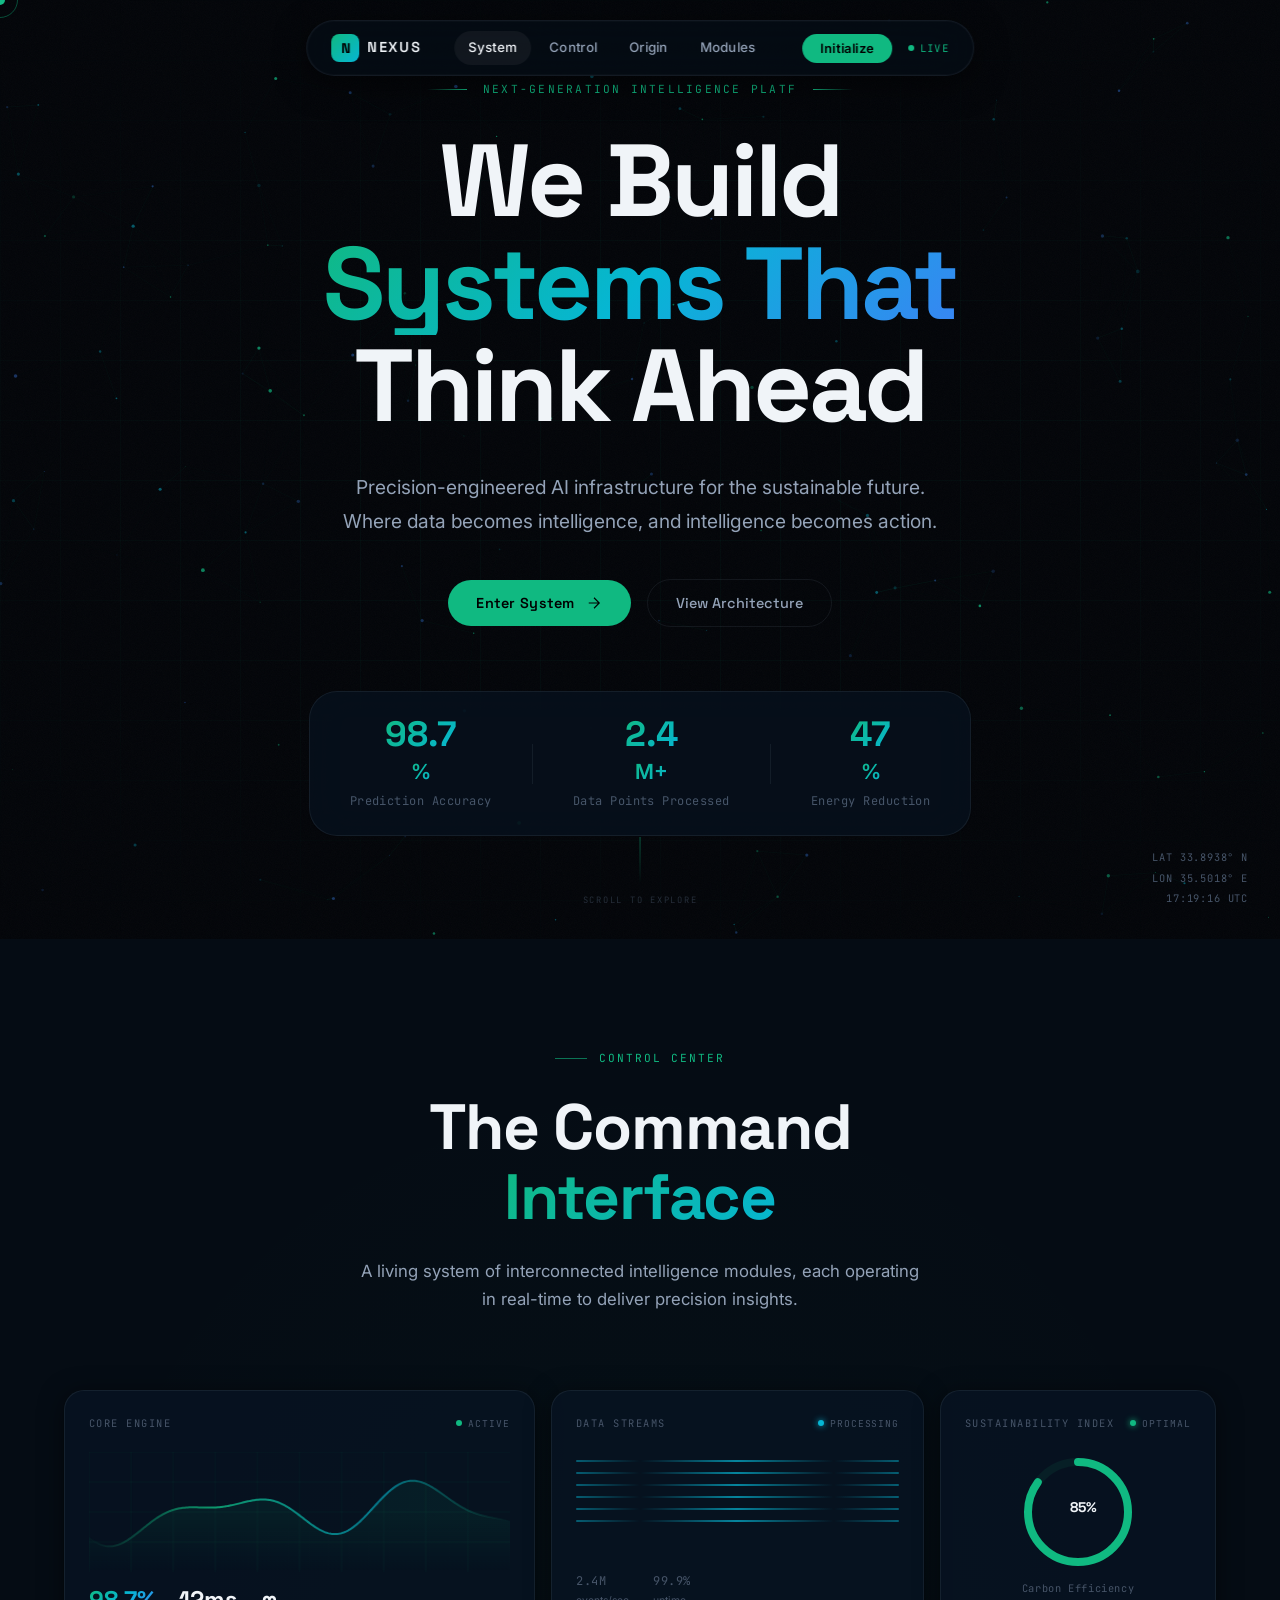
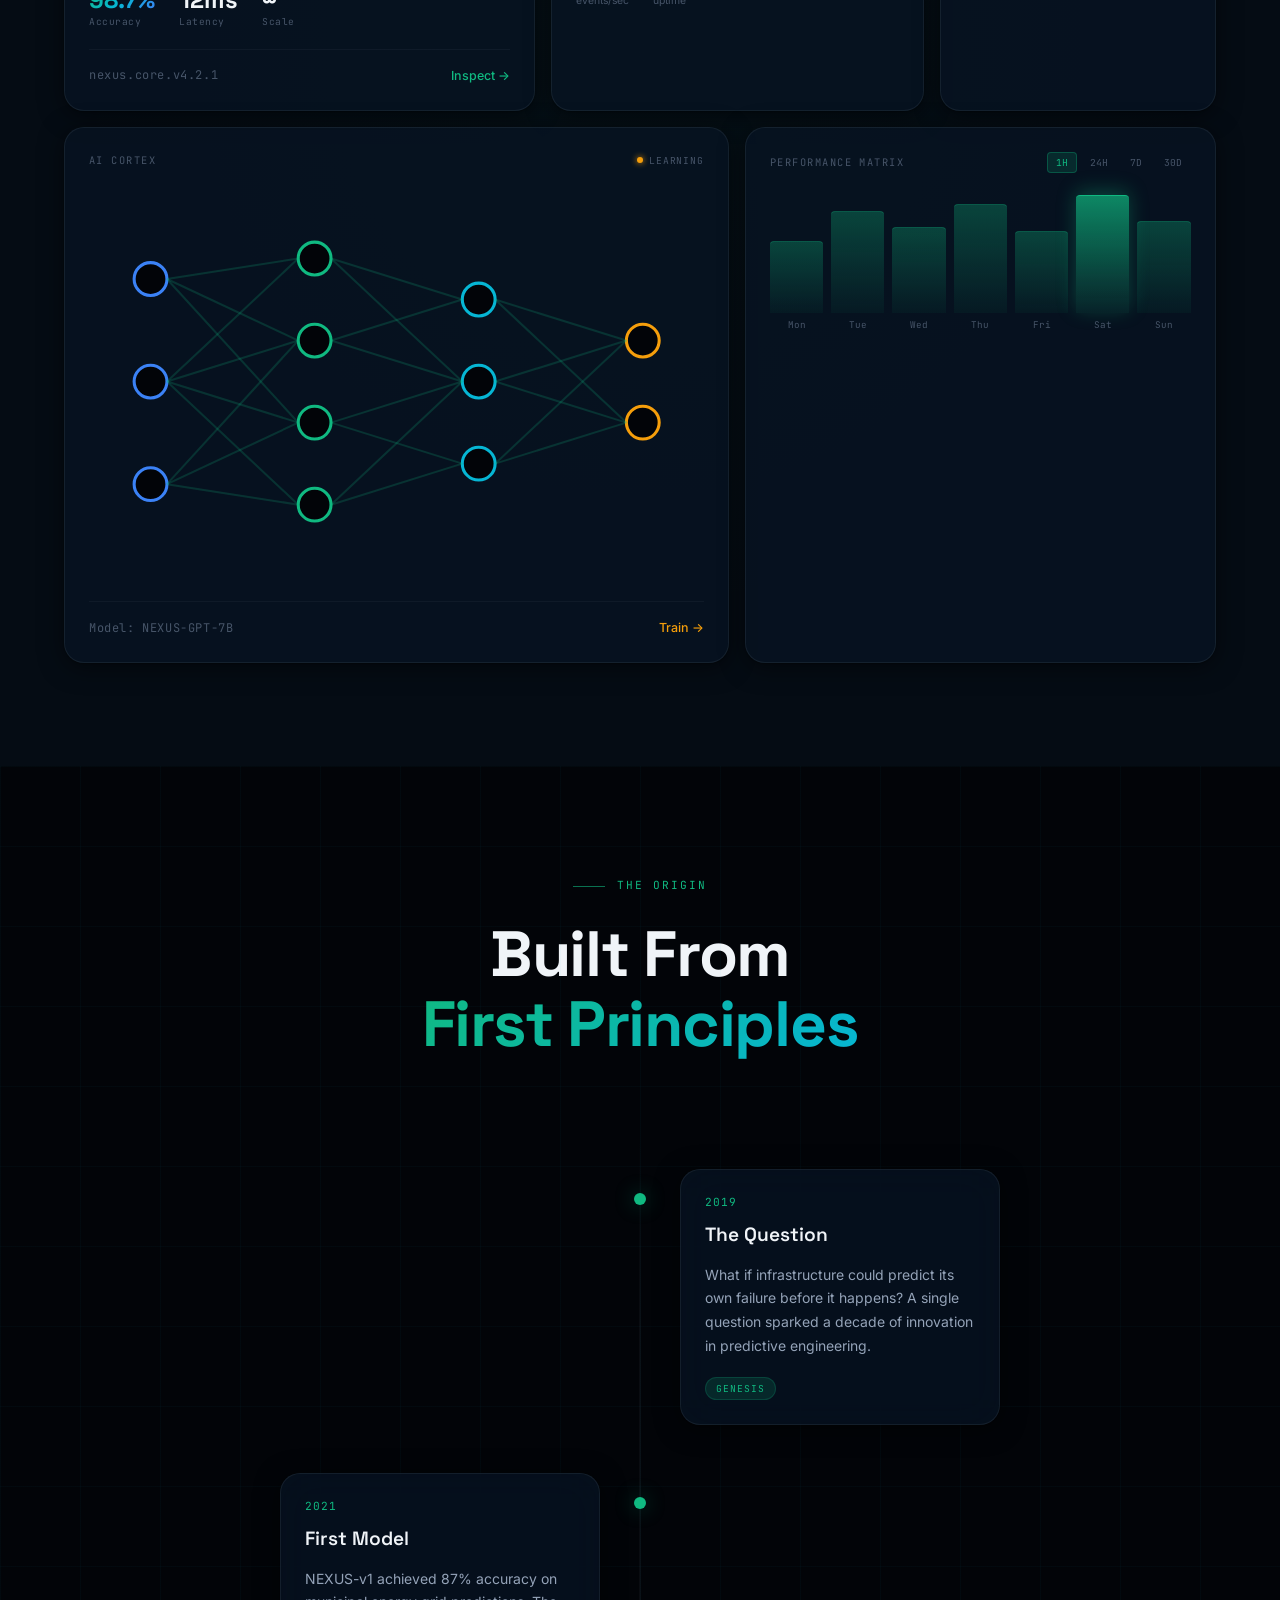
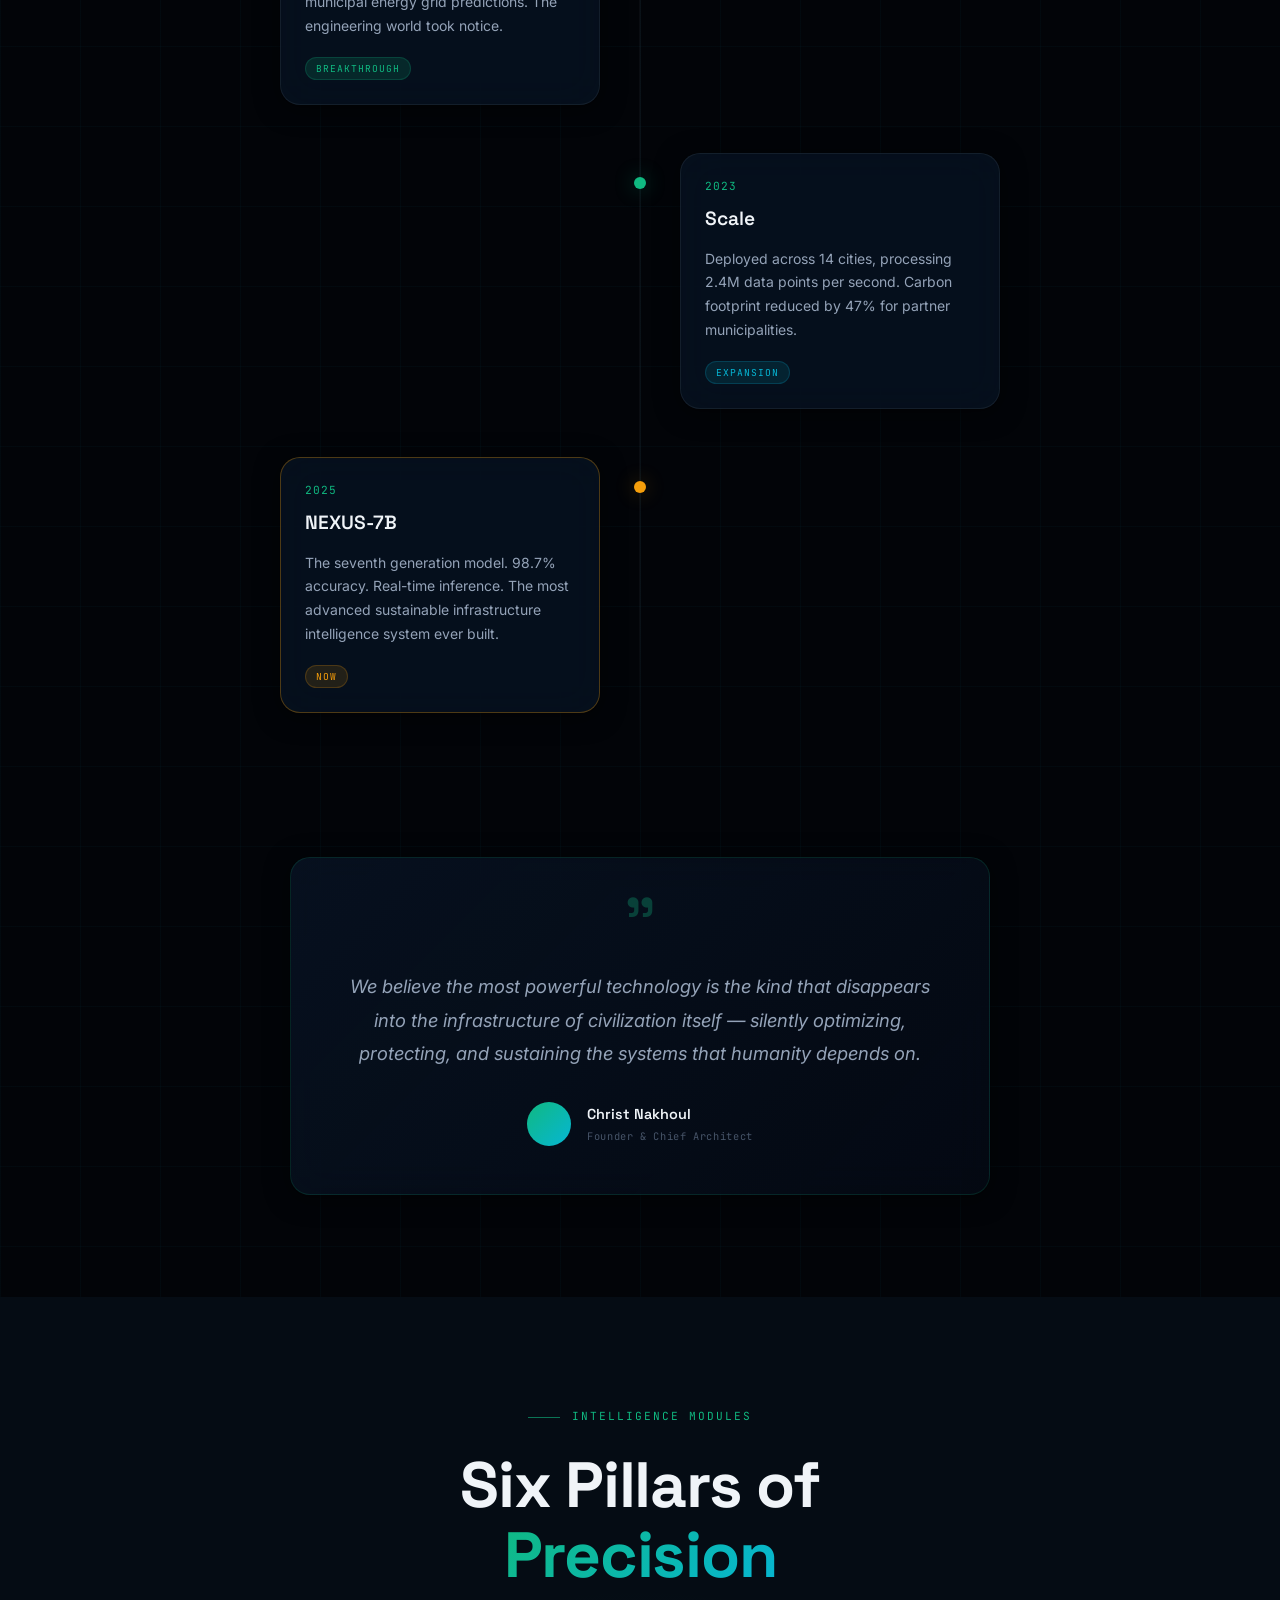
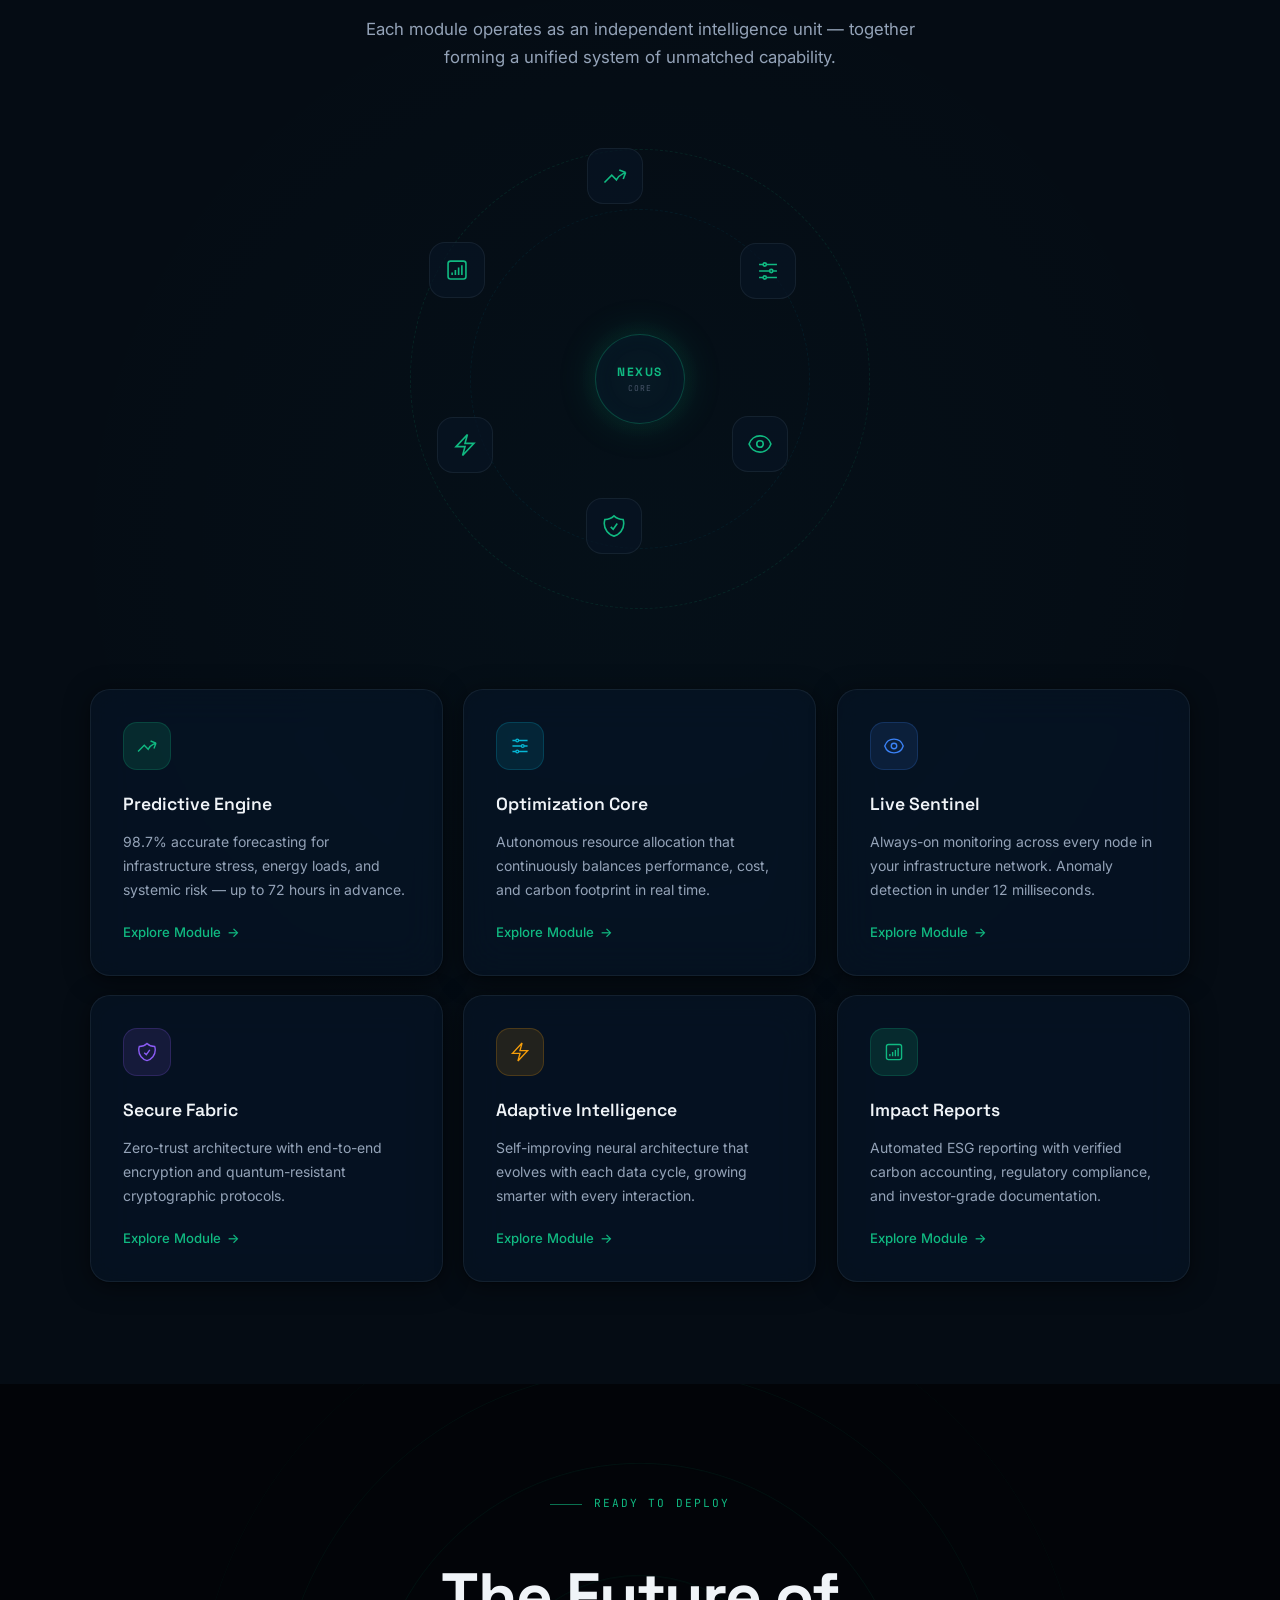
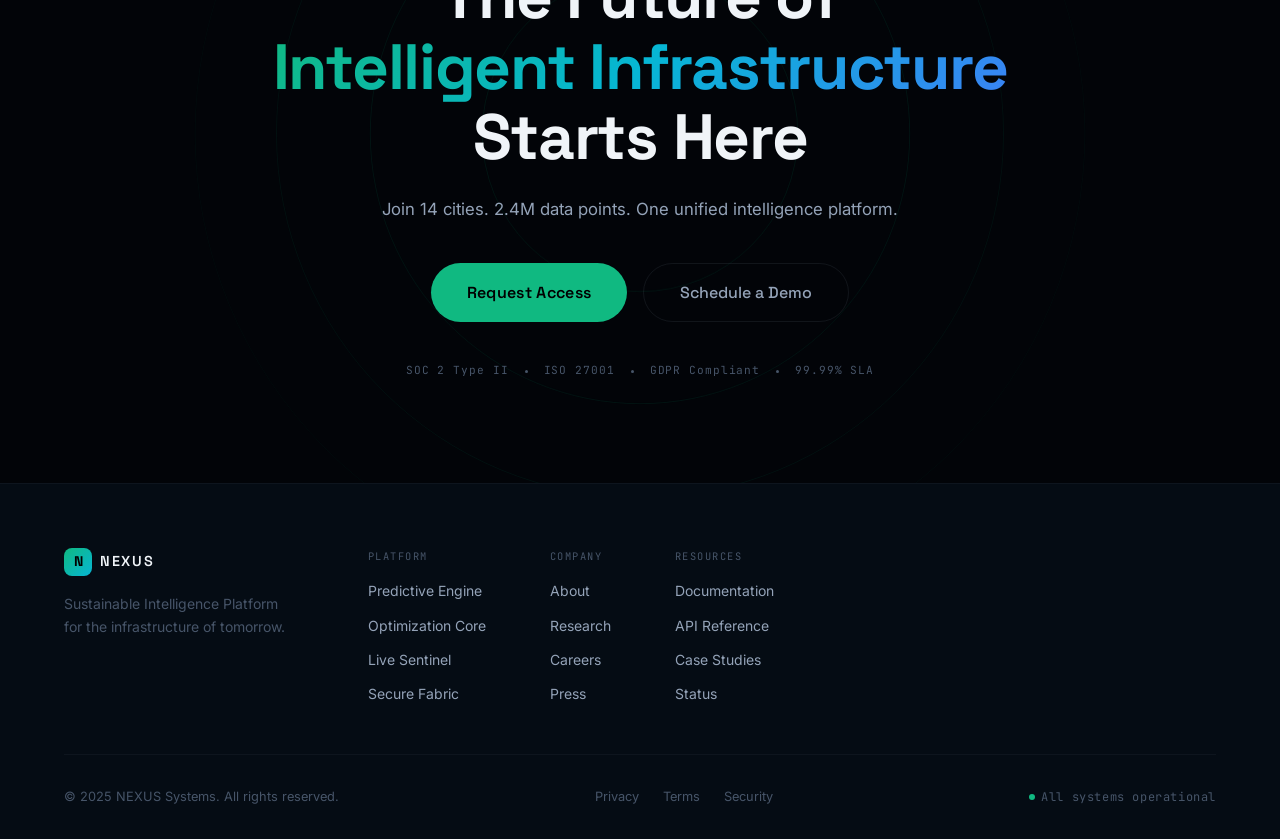
<file: design for thewebsite/index.html>
<!DOCTYPE html>
<html lang="en">
<head>
  <meta charset="UTF-8" />
  <meta name="viewport" content="width=device-width, initial-scale=1.0" />
  <title>NEXUS — Sustainable Intelligence Platform</title>
  <link rel="preconnect" href="https://fonts.googleapis.com" />
  <link rel="preconnect" href="https://fonts.gstatic.com" crossorigin />
  <link href="https://fonts.googleapis.com/css2?family=Inter:wght@300;400;500;600;700&family=Space+Grotesk:wght@300;400;500;600;700&family=JetBrains+Mono:wght@300;400;500&display=swap" rel="stylesheet" />
  <link rel="stylesheet" href="css/style.css" />
</head>
<body>

  <!-- Custom Cursor -->
  <div class="cursor" id="cursor"></div>
  <div class="cursor-follower" id="cursorFollower"></div>

  <!-- Floating Navigation -->
  <nav class="nav-dock" id="navDock">
    <div class="nav-logo">
      <span class="logo-mark">N</span>
      <span class="logo-text">NEXUS</span>
    </div>
    <div class="nav-links">
      <a href="#home" class="nav-link magnetic" data-section="home">System</a>
      <a href="#dashboard" class="nav-link magnetic" data-section="dashboard">Control</a>
      <a href="#story" class="nav-link magnetic" data-section="story">Origin</a>
      <a href="#features" class="nav-link magnetic" data-section="features">Modules</a>
    </div>
    <div class="nav-actions">
      <button class="nav-btn magnetic">Initialize</button>
      <div class="nav-status">
        <span class="status-dot"></span>
        <span class="status-text">LIVE</span>
      </div>
    </div>
  </nav>

  <!-- ═══════════════════════════════════════════ -->
  <!-- SECTION 1: HERO / LANDING                   -->
  <!-- ═══════════════════════════════════════════ -->
  <section class="hero" id="home">
    <canvas class="hero-canvas" id="heroCanvas"></canvas>
    <div class="hero-grid-overlay"></div>
    <div class="hero-noise"></div>

    <div class="hero-content">
      <div class="hero-eyebrow reveal-up">
        <span class="eyebrow-line"></span>
        <span class="eyebrow-text">Next-Generation Intelligence Platform</span>
        <span class="eyebrow-line"></span>
      </div>

      <h1 class="hero-title reveal-up">
        <span class="title-line">We Build</span>
        <span class="title-line gradient-text">Systems That</span>
        <span class="title-line">Think Ahead</span>
      </h1>

      <p class="hero-subtitle reveal-up">
        Precision-engineered AI infrastructure for the sustainable future.<br />
        Where data becomes intelligence, and intelligence becomes action.
      </p>

      <div class="hero-actions reveal-up">
        <button class="btn-primary magnetic" id="enterBtn">
          <span class="btn-text">Enter System</span>
          <span class="btn-glow"></span>
          <svg class="btn-icon" viewBox="0 0 24 24" fill="none" stroke="currentColor" stroke-width="1.5">
            <path d="M5 12h14M12 5l7 7-7 7"/>
          </svg>
        </button>
        <button class="btn-ghost magnetic">
          <span>View Architecture</span>
        </button>
      </div>

      <div class="hero-stats reveal-up">
        <div class="stat-item">
          <span class="stat-value" data-count="98.7">0</span><span class="stat-unit">%</span>
          <span class="stat-label">Prediction Accuracy</span>
        </div>
        <div class="stat-divider"></div>
        <div class="stat-item">
          <span class="stat-value" data-count="2.4">0</span><span class="stat-unit">M+</span>
          <span class="stat-label">Data Points Processed</span>
        </div>
        <div class="stat-divider"></div>
        <div class="stat-item">
          <span class="stat-value" data-count="47">0</span><span class="stat-unit">%</span>
          <span class="stat-label">Energy Reduction</span>
        </div>
      </div>
    </div>

    <div class="hero-scroll-indicator">
      <div class="scroll-line"></div>
      <span class="scroll-label">SCROLL TO EXPLORE</span>
    </div>

    <div class="hero-corner-info">
      <div class="corner-item">LAT 33.8938° N</div>
      <div class="corner-item">LON 35.5018° E</div>
      <div class="corner-item" id="systemClock">00:00:00 UTC</div>
    </div>
  </section>

  <!-- ═══════════════════════════════════════════ -->
  <!-- SECTION 2: DASHBOARD / CONTROL PANEL        -->
  <!-- ═══════════════════════════════════════════ -->
  <section class="dashboard" id="dashboard">
    <div class="section-header reveal-up">
      <div class="section-label">
        <span class="label-line"></span>
        <span>CONTROL CENTER</span>
      </div>
      <h2 class="section-title">The Command<br /><em>Interface</em></h2>
      <p class="section-desc">A living system of interconnected intelligence modules, each operating in real-time to deliver precision insights.</p>
    </div>

    <div class="dashboard-grid">
      <!-- Primary Panel -->
      <div class="panel panel-primary reveal-up tilt-card" data-delay="0">
        <div class="panel-header">
          <div class="panel-label">CORE ENGINE</div>
          <div class="panel-status active">
            <span class="pulse-dot"></span> ACTIVE
          </div>
        </div>
        <div class="panel-visual">
          <canvas class="mini-canvas" id="waveCanvas" width="400" height="120"></canvas>
        </div>
        <div class="panel-metrics">
          <div class="metric">
            <span class="metric-value gradient-text">98.7%</span>
            <span class="metric-label">Accuracy</span>
          </div>
          <div class="metric">
            <span class="metric-value">12ms</span>
            <span class="metric-label">Latency</span>
          </div>
          <div class="metric">
            <span class="metric-value">∞</span>
            <span class="metric-label">Scale</span>
          </div>
        </div>
        <div class="panel-footer">
          <span class="mono-text">nexus.core.v4.2.1</span>
          <span class="panel-action">Inspect →</span>
        </div>
      </div>

      <!-- Data Flow Panel -->
      <div class="panel panel-flow reveal-up tilt-card" data-delay="100">
        <div class="panel-header">
          <div class="panel-label">DATA STREAMS</div>
          <div class="panel-status">
            <span class="pulse-dot cyan"></span> PROCESSING
          </div>
        </div>
        <div class="data-streams">
          <div class="stream" style="--delay:0s; --speed:3s"></div>
          <div class="stream" style="--delay:0.4s; --speed:2.5s"></div>
          <div class="stream" style="--delay:0.8s; --speed:3.5s"></div>
          <div class="stream" style="--delay:1.2s; --speed:2s"></div>
          <div class="stream" style="--delay:1.6s; --speed:4s"></div>
          <div class="stream" style="--delay:2s; --speed:3s"></div>
        </div>
        <div class="stream-stats">
          <div class="stream-stat">
            <span class="mono-text cyan-text">2.4M</span>
            <span>events/sec</span>
          </div>
          <div class="stream-stat">
            <span class="mono-text emerald-text">99.9%</span>
            <span>uptime</span>
          </div>
        </div>
      </div>

      <!-- Sustainability Panel -->
      <div class="panel panel-sustainability reveal-up tilt-card" data-delay="200">
        <div class="panel-header">
          <div class="panel-label">SUSTAINABILITY INDEX</div>
          <div class="panel-status">
            <span class="pulse-dot emerald"></span> OPTIMAL
          </div>
        </div>
        <div class="ring-chart-container">
          <svg class="ring-chart" viewBox="0 0 120 120">
            <circle class="ring-bg" cx="60" cy="60" r="50" />
            <circle class="ring-fill emerald-ring" cx="60" cy="60" r="50"
              stroke-dasharray="314"
              stroke-dashoffset="47" />
            <text class="ring-value" x="60" y="65" text-anchor="middle">85%</text>
          </svg>
          <div class="ring-label">Carbon Efficiency</div>
        </div>
      </div>

      <!-- AI Model Panel -->
      <div class="panel panel-ai reveal-up tilt-card" data-delay="300">
        <div class="panel-header">
          <div class="panel-label">AI CORTEX</div>
          <div class="panel-status">
            <span class="pulse-dot gold"></span> LEARNING
          </div>
        </div>
        <div class="ai-nodes">
          <svg class="nodes-svg" viewBox="0 0 300 180">
            <!-- Input nodes -->
            <circle class="node input-node" cx="30" cy="40" r="8" />
            <circle class="node input-node" cx="30" cy="90" r="8" />
            <circle class="node input-node" cx="30" cy="140" r="8" />
            <!-- Hidden nodes -->
            <circle class="node hidden-node" cx="110" cy="30" r="8" />
            <circle class="node hidden-node" cx="110" cy="70" r="8" />
            <circle class="node hidden-node" cx="110" cy="110" r="8" />
            <circle class="node hidden-node" cx="110" cy="150" r="8" />
            <!-- Hidden nodes 2 -->
            <circle class="node hidden-node-2" cx="190" cy="50" r="8" />
            <circle class="node hidden-node-2" cx="190" cy="90" r="8" />
            <circle class="node hidden-node-2" cx="190" cy="130" r="8" />
            <!-- Output nodes -->
            <circle class="node output-node" cx="270" cy="70" r="8" />
            <circle class="node output-node" cx="270" cy="110" r="8" />
            <!-- Connections -->
            <g class="connections" stroke="rgba(16,185,129,0.2)" stroke-width="1" fill="none">
              <line x1="38" y1="40" x2="102" y2="30" class="conn" style="--d:0s"/>
              <line x1="38" y1="40" x2="102" y2="70" class="conn" style="--d:0.1s"/>
              <line x1="38" y1="40" x2="102" y2="110" class="conn" style="--d:0.2s"/>
              <line x1="38" y1="90" x2="102" y2="30" class="conn" style="--d:0.3s"/>
              <line x1="38" y1="90" x2="102" y2="70" class="conn" style="--d:0.1s"/>
              <line x1="38" y1="90" x2="102" y2="110" class="conn" style="--d:0.2s"/>
              <line x1="38" y1="90" x2="102" y2="150" class="conn" style="--d:0.4s"/>
              <line x1="38" y1="140" x2="102" y2="70" class="conn" style="--d:0.2s"/>
              <line x1="38" y1="140" x2="102" y2="110" class="conn" style="--d:0.3s"/>
              <line x1="38" y1="140" x2="102" y2="150" class="conn" style="--d:0.1s"/>
              <line x1="118" y1="30" x2="182" y2="50" class="conn" style="--d:0.2s"/>
              <line x1="118" y1="30" x2="182" y2="90" class="conn" style="--d:0.3s"/>
              <line x1="118" y1="70" x2="182" y2="50" class="conn" style="--d:0.1s"/>
              <line x1="118" y1="70" x2="182" y2="90" class="conn" style="--d:0.2s"/>
              <line x1="118" y1="110" x2="182" y2="90" class="conn" style="--d:0.3s"/>
              <line x1="118" y1="110" x2="182" y2="130" class="conn" style="--d:0.1s"/>
              <line x1="118" y1="150" x2="182" y2="90" class="conn" style="--d:0.4s"/>
              <line x1="118" y1="150" x2="182" y2="130" class="conn" style="--d:0.2s"/>
              <line x1="198" y1="50" x2="262" y2="70" class="conn" style="--d:0.1s"/>
              <line x1="198" y1="50" x2="262" y2="110" class="conn" style="--d:0.3s"/>
              <line x1="198" y1="90" x2="262" y2="70" class="conn" style="--d:0.2s"/>
              <line x1="198" y1="90" x2="262" y2="110" class="conn" style="--d:0.1s"/>
              <line x1="198" y1="130" x2="262" y2="70" class="conn" style="--d:0.4s"/>
              <line x1="198" y1="130" x2="262" y2="110" class="conn" style="--d:0.2s"/>
            </g>
          </svg>
        </div>
        <div class="panel-footer">
          <span class="mono-text">Model: NEXUS-GPT-7B</span>
          <span class="panel-action gold-text">Train →</span>
        </div>
      </div>

      <!-- Wide Metrics Panel -->
      <div class="panel panel-wide reveal-up tilt-card" data-delay="100">
        <div class="panel-header">
          <div class="panel-label">PERFORMANCE MATRIX</div>
          <div class="time-selector">
            <button class="time-btn active">1H</button>
            <button class="time-btn">24H</button>
            <button class="time-btn">7D</button>
            <button class="time-btn">30D</button>
          </div>
        </div>
        <div class="bar-chart">
          <div class="bar-group">
            <div class="bar" style="--h:60%"><span class="bar-label">Mon</span></div>
            <div class="bar" style="--h:85%"><span class="bar-label">Tue</span></div>
            <div class="bar" style="--h:72%"><span class="bar-label">Wed</span></div>
            <div class="bar" style="--h:91%"><span class="bar-label">Thu</span></div>
            <div class="bar" style="--h:68%"><span class="bar-label">Fri</span></div>
            <div class="bar active-bar" style="--h:98%"><span class="bar-label">Sat</span></div>
            <div class="bar" style="--h:77%"><span class="bar-label">Sun</span></div>
          </div>
        </div>
      </div>
    </div>
  </section>

  <!-- ═══════════════════════════════════════════ -->
  <!-- SECTION 3: ABOUT / STORY / TIMELINE         -->
  <!-- ═══════════════════════════════════════════ -->
  <section class="story" id="story">
    <div class="story-bg-grid"></div>

    <div class="section-header reveal-up">
      <div class="section-label">
        <span class="label-line"></span>
        <span>THE ORIGIN</span>
      </div>
      <h2 class="section-title">Built From<br /><em>First Principles</em></h2>
    </div>

    <div class="timeline">
      <div class="timeline-track"></div>

      <div class="timeline-item reveal-left" data-year="2019">
        <div class="timeline-dot"></div>
        <div class="timeline-card glass-card tilt-card">
          <div class="tl-year">2019</div>
          <h3 class="tl-title">The Question</h3>
          <p class="tl-desc">What if infrastructure could predict its own failure before it happens? A single question sparked a decade of innovation in predictive engineering.</p>
          <div class="tl-tag">GENESIS</div>
        </div>
      </div>

      <div class="timeline-item reveal-right" data-year="2021">
        <div class="timeline-dot"></div>
        <div class="timeline-card glass-card tilt-card">
          <div class="tl-year">2021</div>
          <h3 class="tl-title">First Model</h3>
          <p class="tl-desc">NEXUS-v1 achieved 87% accuracy on municipal energy grid predictions. The engineering world took notice.</p>
          <div class="tl-tag emerald-tag">BREAKTHROUGH</div>
        </div>
      </div>

      <div class="timeline-item reveal-left" data-year="2023">
        <div class="timeline-dot"></div>
        <div class="timeline-card glass-card tilt-card">
          <div class="tl-year">2023</div>
          <h3 class="tl-title">Scale</h3>
          <p class="tl-desc">Deployed across 14 cities, processing 2.4M data points per second. Carbon footprint reduced by 47% for partner municipalities.</p>
          <div class="tl-tag cyan-tag">EXPANSION</div>
        </div>
      </div>

      <div class="timeline-item reveal-right" data-year="2025">
        <div class="timeline-dot gold-dot"></div>
        <div class="timeline-card glass-card tilt-card gold-border">
          <div class="tl-year gold-text">2025</div>
          <h3 class="tl-title">NEXUS-7B</h3>
          <p class="tl-desc">The seventh generation model. 98.7% accuracy. Real-time inference. The most advanced sustainable infrastructure intelligence system ever built.</p>
          <div class="tl-tag gold-tag">NOW</div>
        </div>
      </div>
    </div>

    <div class="story-manifesto reveal-up">
      <div class="manifesto-card glass-card">
        <div class="manifesto-quote">"</div>
        <p class="manifesto-text">
          We believe the most powerful technology is the kind that disappears into the infrastructure of civilization itself — silently optimizing, protecting, and sustaining the systems that humanity depends on.
        </p>
        <div class="manifesto-author">
          <div class="author-avatar"></div>
          <div class="author-info">
            <span class="author-name">Christ Nakhoul</span>
            <span class="author-title">Founder & Chief Architect</span>
          </div>
        </div>
      </div>
    </div>
  </section>

  <!-- ═══════════════════════════════════════════ -->
  <!-- SECTION 4: FEATURES / MODULES               -->
  <!-- ═══════════════════════════════════════════ -->
  <section class="features" id="features">
    <div class="section-header reveal-up">
      <div class="section-label">
        <span class="label-line"></span>
        <span>INTELLIGENCE MODULES</span>
      </div>
      <h2 class="section-title">Six Pillars of<br /><em>Precision</em></h2>
      <p class="section-desc">Each module operates as an independent intelligence unit — together forming a unified system of unmatched capability.</p>
    </div>

    <div class="features-orbit" id="featuresOrbit">
      <!-- Orbit rings -->
      <div class="orbit-ring orbit-ring-1"></div>
      <div class="orbit-ring orbit-ring-2"></div>
      <!-- Center core -->
      <div class="orbit-core">
        <div class="core-pulse"></div>
        <div class="core-inner">
          <span class="core-label">NEXUS</span>
          <span class="core-sub">CORE</span>
        </div>
      </div>

      <!-- Orbital modules -->
      <div class="orbital-module" data-angle="0" data-feature="predict">
        <div class="module-icon">
          <svg viewBox="0 0 24 24" fill="none" stroke="currentColor" stroke-width="1.5">
            <path d="M2.25 18L9 11.25l4.306 4.307a11.95 11.95 0 015.814-5.519l2.74-1.22m0 0l-5.94-2.28m5.94 2.28l-2.28 5.941"/>
          </svg>
        </div>
      </div>

      <div class="orbital-module" data-angle="60" data-feature="optimize">
        <div class="module-icon">
          <svg viewBox="0 0 24 24" fill="none" stroke="currentColor" stroke-width="1.5">
            <path d="M10.5 6h9.75M10.5 6a1.5 1.5 0 11-3 0m3 0a1.5 1.5 0 10-3 0M3.75 6H7.5m3 12h9.75m-9.75 0a1.5 1.5 0 01-3 0m3 0a1.5 1.5 0 00-3 0m-3.75 0H7.5m9-6h3.75m-3.75 0a1.5 1.5 0 01-3 0m3 0a1.5 1.5 0 00-3 0m-9.75 0h9.75"/>
          </svg>
        </div>
      </div>

      <div class="orbital-module" data-angle="120" data-feature="monitor">
        <div class="module-icon">
          <svg viewBox="0 0 24 24" fill="none" stroke="currentColor" stroke-width="1.5">
            <path d="M2.036 12.322a1.012 1.012 0 010-.639C3.423 7.51 7.36 4.5 12 4.5c4.638 0 8.573 3.007 9.963 7.178.07.207.07.431 0 .639C20.577 16.49 16.64 19.5 12 19.5c-4.638 0-8.573-3.007-9.963-7.178z"/>
            <path d="M15 12a3 3 0 11-6 0 3 3 0 016 0z"/>
          </svg>
        </div>
      </div>

      <div class="orbital-module" data-angle="180" data-feature="secure">
        <div class="module-icon">
          <svg viewBox="0 0 24 24" fill="none" stroke="currentColor" stroke-width="1.5">
            <path d="M9 12.75L11.25 15 15 9.75m-3-7.036A11.959 11.959 0 013.598 6 11.99 11.99 0 003 9.749c0 5.592 3.824 10.29 9 11.623 5.176-1.332 9-6.03 9-11.622 0-1.31-.21-2.571-.598-3.751h-.152c-3.196 0-6.1-1.248-8.25-3.285z"/>
          </svg>
        </div>
      </div>

      <div class="orbital-module" data-angle="240" data-feature="adapt">
        <div class="module-icon">
          <svg viewBox="0 0 24 24" fill="none" stroke="currentColor" stroke-width="1.5">
            <path d="M3.75 13.5l10.5-11.25L12 10.5h8.25L9.75 21.75 12 13.5H3.75z"/>
          </svg>
        </div>
      </div>

      <div class="orbital-module" data-angle="300" data-feature="report">
        <div class="module-icon">
          <svg viewBox="0 0 24 24" fill="none" stroke="currentColor" stroke-width="1.5">
            <path d="M7.5 14.25v2.25m3-4.5v4.5m3-6.75v6.75m3-9v9M6 20.25h12A2.25 2.25 0 0020.25 18V6A2.25 2.25 0 0018 3.75H6A2.25 2.25 0 003.75 6v12A2.25 2.25 0 006 20.25z"/>
          </svg>
        </div>
      </div>
    </div>

    <!-- Feature Cards Grid (visible on mobile / as detail) -->
    <div class="feature-cards">
      <div class="feature-card glass-card tilt-card reveal-up" data-delay="0">
        <div class="fc-icon emerald">
          <svg viewBox="0 0 24 24" fill="none" stroke="currentColor" stroke-width="1.5"><path d="M2.25 18L9 11.25l4.306 4.307a11.95 11.95 0 015.814-5.519l2.74-1.22m0 0l-5.94-2.28m5.94 2.28l-2.28 5.941"/></svg>
        </div>
        <h3 class="fc-title">Predictive Engine</h3>
        <p class="fc-desc">98.7% accurate forecasting for infrastructure stress, energy loads, and systemic risk — up to 72 hours in advance.</p>
        <div class="fc-link">Explore Module <span>→</span></div>
      </div>

      <div class="feature-card glass-card tilt-card reveal-up" data-delay="100">
        <div class="fc-icon cyan">
          <svg viewBox="0 0 24 24" fill="none" stroke="currentColor" stroke-width="1.5"><path d="M10.5 6h9.75M10.5 6a1.5 1.5 0 11-3 0m3 0a1.5 1.5 0 10-3 0M3.75 6H7.5m3 12h9.75m-9.75 0a1.5 1.5 0 01-3 0m3 0a1.5 1.5 0 00-3 0m-3.75 0H7.5m9-6h3.75m-3.75 0a1.5 1.5 0 01-3 0m3 0a1.5 1.5 0 00-3 0m-9.75 0h9.75"/></svg>
        </div>
        <h3 class="fc-title">Optimization Core</h3>
        <p class="fc-desc">Autonomous resource allocation that continuously balances performance, cost, and carbon footprint in real time.</p>
        <div class="fc-link">Explore Module <span>→</span></div>
      </div>

      <div class="feature-card glass-card tilt-card reveal-up" data-delay="200">
        <div class="fc-icon blue">
          <svg viewBox="0 0 24 24" fill="none" stroke="currentColor" stroke-width="1.5"><path d="M2.036 12.322a1.012 1.012 0 010-.639C3.423 7.51 7.36 4.5 12 4.5c4.638 0 8.573 3.007 9.963 7.178.07.207.07.431 0 .639C20.577 16.49 16.64 19.5 12 19.5c-4.638 0-8.573-3.007-9.963-7.178z"/><path d="M15 12a3 3 0 11-6 0 3 3 0 016 0z"/></svg>
        </div>
        <h3 class="fc-title">Live Sentinel</h3>
        <p class="fc-desc">Always-on monitoring across every node in your infrastructure network. Anomaly detection in under 12 milliseconds.</p>
        <div class="fc-link">Explore Module <span>→</span></div>
      </div>

      <div class="feature-card glass-card tilt-card reveal-up" data-delay="0">
        <div class="fc-icon purple">
          <svg viewBox="0 0 24 24" fill="none" stroke="currentColor" stroke-width="1.5"><path d="M9 12.75L11.25 15 15 9.75m-3-7.036A11.959 11.959 0 013.598 6 11.99 11.99 0 003 9.749c0 5.592 3.824 10.29 9 11.623 5.176-1.332 9-6.03 9-11.622 0-1.31-.21-2.571-.598-3.751h-.152c-3.196 0-6.1-1.248-8.25-3.285z"/></svg>
        </div>
        <h3 class="fc-title">Secure Fabric</h3>
        <p class="fc-desc">Zero-trust architecture with end-to-end encryption and quantum-resistant cryptographic protocols.</p>
        <div class="fc-link">Explore Module <span>→</span></div>
      </div>

      <div class="feature-card glass-card tilt-card reveal-up" data-delay="100">
        <div class="fc-icon gold">
          <svg viewBox="0 0 24 24" fill="none" stroke="currentColor" stroke-width="1.5"><path d="M3.75 13.5l10.5-11.25L12 10.5h8.25L9.75 21.75 12 13.5H3.75z"/></svg>
        </div>
        <h3 class="fc-title">Adaptive Intelligence</h3>
        <p class="fc-desc">Self-improving neural architecture that evolves with each data cycle, growing smarter with every interaction.</p>
        <div class="fc-link">Explore Module <span>→</span></div>
      </div>

      <div class="feature-card glass-card tilt-card reveal-up" data-delay="200">
        <div class="fc-icon emerald">
          <svg viewBox="0 0 24 24" fill="none" stroke="currentColor" stroke-width="1.5"><path d="M7.5 14.25v2.25m3-4.5v4.5m3-6.75v6.75m3-9v9M6 20.25h12A2.25 2.25 0 0020.25 18V6A2.25 2.25 0 0018 3.75H6A2.25 2.25 0 003.75 6v12A2.25 2.25 0 006 20.25z"/></svg>
        </div>
        <h3 class="fc-title">Impact Reports</h3>
        <p class="fc-desc">Automated ESG reporting with verified carbon accounting, regulatory compliance, and investor-grade documentation.</p>
        <div class="fc-link">Explore Module <span>→</span></div>
      </div>
    </div>
  </section>

  <!-- ═══════════════════════════════════════════ -->
  <!-- SECTION 5: CTA / INVESTOR                   -->
  <!-- ═══════════════════════════════════════════ -->
  <section class="cta-section">
    <canvas class="cta-canvas" id="ctaCanvas"></canvas>
    <div class="cta-content reveal-up">
      <div class="section-label">
        <span class="label-line"></span>
        <span>READY TO DEPLOY</span>
      </div>
      <h2 class="cta-title">The Future of<br /><span class="gradient-text">Intelligent Infrastructure</span><br />Starts Here</h2>
      <p class="cta-sub">Join 14 cities. 2.4M data points. One unified intelligence platform.</p>
      <div class="cta-actions">
        <button class="btn-primary magnetic large">
          <span class="btn-text">Request Access</span>
          <span class="btn-glow"></span>
        </button>
        <button class="btn-ghost magnetic large">Schedule a Demo</button>
      </div>
      <div class="cta-trust">
        <span class="trust-item">SOC 2 Type II</span>
        <span class="trust-dot"></span>
        <span class="trust-item">ISO 27001</span>
        <span class="trust-dot"></span>
        <span class="trust-item">GDPR Compliant</span>
        <span class="trust-dot"></span>
        <span class="trust-item">99.99% SLA</span>
      </div>
    </div>
  </section>

  <!-- ═══════════════════════════════════════════ -->
  <!-- FOOTER                                       -->
  <!-- ═══════════════════════════════════════════ -->
  <footer class="footer">
    <div class="footer-top">
      <div class="footer-brand">
        <div class="footer-logo">
          <span class="logo-mark">N</span>
          <span class="logo-text">NEXUS</span>
        </div>
        <p class="footer-tagline">Sustainable Intelligence Platform<br />for the infrastructure of tomorrow.</p>
      </div>
      <div class="footer-links">
        <div class="footer-col">
          <span class="footer-col-title">Platform</span>
          <a href="#" class="footer-link">Predictive Engine</a>
          <a href="#" class="footer-link">Optimization Core</a>
          <a href="#" class="footer-link">Live Sentinel</a>
          <a href="#" class="footer-link">Secure Fabric</a>
        </div>
        <div class="footer-col">
          <span class="footer-col-title">Company</span>
          <a href="#" class="footer-link">About</a>
          <a href="#" class="footer-link">Research</a>
          <a href="#" class="footer-link">Careers</a>
          <a href="#" class="footer-link">Press</a>
        </div>
        <div class="footer-col">
          <span class="footer-col-title">Resources</span>
          <a href="#" class="footer-link">Documentation</a>
          <a href="#" class="footer-link">API Reference</a>
          <a href="#" class="footer-link">Case Studies</a>
          <a href="#" class="footer-link">Status</a>
        </div>
      </div>
    </div>
    <div class="footer-bottom">
      <span class="footer-copy">© 2025 NEXUS Systems. All rights reserved.</span>
      <div class="footer-legal">
        <a href="#">Privacy</a>
        <a href="#">Terms</a>
        <a href="#">Security</a>
      </div>
      <div class="footer-status-bar">
        <span class="pulse-dot"></span>
        <span class="mono-text">All systems operational</span>
      </div>
    </div>
  </footer>

  <!-- Page Transition Overlay -->
  <div class="page-transition" id="pageTransition"></div>

  <script src="js/main.js"></script>
</body>
</html>
</file>
<file: design for thewebsite/css/style.css>
/* ═══════════════════════════════════════════════════════════════
   NEXUS — Sustainable Intelligence Platform
   Design System v1.0
   ═══════════════════════════════════════════════════════════════ */

/* ─── DESIGN TOKENS ─────────────────────────────────────────── */
:root {
  /* Colors */
  --bg-base:        #020408;
  --bg-surface:     #050c14;
  --bg-card:        rgba(8, 20, 36, 0.7);
  --bg-card-hover:  rgba(12, 28, 50, 0.9);

  --emerald:        #10b981;
  --emerald-dim:    rgba(16, 185, 129, 0.15);
  --emerald-glow:   rgba(16, 185, 129, 0.4);

  --cyan:           #06b6d4;
  --cyan-dim:       rgba(6, 182, 212, 0.12);
  --cyan-glow:      rgba(6, 182, 212, 0.35);

  --blue:           #3b82f6;
  --blue-dim:       rgba(59, 130, 246, 0.12);

  --gold:           #f59e0b;
  --gold-dim:       rgba(245, 158, 11, 0.12);
  --gold-glow:      rgba(245, 158, 11, 0.3);

  --purple:         #8b5cf6;
  --purple-dim:     rgba(139, 92, 246, 0.12);

  --text-primary:   #f0f4f8;
  --text-secondary: #94a3b8;
  --text-muted:     #475569;
  --text-accent:    #64748b;

  --border-subtle:  rgba(148, 163, 184, 0.06);
  --border-card:    rgba(148, 163, 184, 0.1);
  --border-active:  rgba(16, 185, 129, 0.3);

  /* Typography */
  --font-sans:  'Space Grotesk', 'Inter', sans-serif;
  --font-body:  'Inter', sans-serif;
  --font-mono:  'JetBrains Mono', monospace;

  /* Spacing */
  --nav-h:      72px;
  --section-px: clamp(1.5rem, 5vw, 6rem);
  --section-py: clamp(4rem, 8vw, 9rem);

  /* Radii */
  --r-sm:  8px;
  --r-md:  14px;
  --r-lg:  20px;
  --r-xl:  28px;

  /* Transitions */
  --ease-out:   cubic-bezier(0.16, 1, 0.3, 1);
  --ease-in:    cubic-bezier(0.7, 0, 0.84, 0);
  --ease-circ:  cubic-bezier(0.37, 0, 0.63, 1);

  /* Shadows */
  --shadow-card:    0 4px 24px rgba(0,0,0,0.5), 0 1px 2px rgba(0,0,0,0.3);
  --shadow-glow-em: 0 0 40px rgba(16,185,129,0.2), 0 0 80px rgba(16,185,129,0.08);
  --shadow-glow-cy: 0 0 40px rgba(6,182,212,0.2), 0 0 80px rgba(6,182,212,0.08);
}

/* ─── RESET & BASE ───────────────────────────────────────────── */
*, *::before, *::after { box-sizing: border-box; margin: 0; padding: 0; }

html {
  scroll-behavior: smooth;
  scroll-snap-type: none;
  overflow-x: hidden;
}

body {
  background: var(--bg-base);
  color: var(--text-primary);
  font-family: var(--font-body);
  font-size: 16px;
  line-height: 1.6;
  overflow-x: hidden;
  cursor: none;
  -webkit-font-smoothing: antialiased;
}

a { color: inherit; text-decoration: none; }
button { font-family: inherit; cursor: none; border: none; background: none; }
canvas { display: block; }

/* ─── CUSTOM CURSOR ──────────────────────────────────────────── */
.cursor {
  position: fixed;
  width: 10px;
  height: 10px;
  background: var(--emerald);
  border-radius: 50%;
  pointer-events: none;
  z-index: 9999;
  transform: translate(-50%, -50%);
  transition: width 0.2s var(--ease-out), height 0.2s var(--ease-out),
              background 0.2s, opacity 0.2s;
  mix-blend-mode: screen;
}

.cursor-follower {
  position: fixed;
  width: 36px;
  height: 36px;
  border: 1px solid rgba(16, 185, 129, 0.4);
  border-radius: 50%;
  pointer-events: none;
  z-index: 9998;
  transform: translate(-50%, -50%);
  transition: width 0.35s var(--ease-out), height 0.35s var(--ease-out),
              border-color 0.35s, transform 0.12s linear;
}

.cursor.expanded { width: 20px; height: 20px; opacity: 0.5; }
.cursor-follower.expanded { width: 60px; height: 60px; border-color: rgba(16,185,129,0.2); }

/* ─── TYPOGRAPHY ─────────────────────────────────────────────── */
.gradient-text {
  background: linear-gradient(135deg, var(--emerald) 0%, var(--cyan) 50%, var(--blue) 100%);
  -webkit-background-clip: text;
  -webkit-text-fill-color: transparent;
  background-clip: text;
}

.gold-text { color: var(--gold); }
.cyan-text { color: var(--cyan); }
.emerald-text { color: var(--emerald); }

.mono-text {
  font-family: var(--font-mono);
  font-size: 0.75rem;
  letter-spacing: 0.05em;
  color: var(--text-muted);
}

/* ─── NAVIGATION ─────────────────────────────────────────────── */
.nav-dock {
  position: fixed;
  top: 20px;
  left: 50%;
  transform: translateX(-50%);
  z-index: 1000;
  display: flex;
  align-items: center;
  gap: 2rem;
  padding: 0 1.5rem;
  height: 56px;
  background: rgba(5, 12, 20, 0.85);
  backdrop-filter: blur(20px) saturate(180%);
  -webkit-backdrop-filter: blur(20px) saturate(180%);
  border: 1px solid var(--border-card);
  border-radius: 40px;
  box-shadow: 0 8px 32px rgba(0,0,0,0.5), 0 0 0 1px rgba(255,255,255,0.02) inset;
  transition: all 0.4s var(--ease-out);
  white-space: nowrap;
}

.nav-dock.scrolled {
  background: rgba(2, 4, 8, 0.95);
  box-shadow: 0 12px 48px rgba(0,0,0,0.7), 0 0 80px rgba(16,185,129,0.03);
}

.nav-logo {
  display: flex;
  align-items: center;
  gap: 8px;
}

.logo-mark {
  width: 28px;
  height: 28px;
  background: linear-gradient(135deg, var(--emerald), var(--cyan));
  border-radius: 8px;
  display: flex;
  align-items: center;
  justify-content: center;
  font-family: var(--font-sans);
  font-weight: 700;
  font-size: 0.875rem;
  color: #000;
}

.logo-text {
  font-family: var(--font-sans);
  font-weight: 600;
  font-size: 0.9rem;
  letter-spacing: 0.12em;
  color: var(--text-primary);
}

.nav-links {
  display: flex;
  align-items: center;
  gap: 0.25rem;
}

.nav-link {
  padding: 6px 14px;
  font-size: 0.825rem;
  font-weight: 500;
  color: var(--text-secondary);
  border-radius: 20px;
  transition: color 0.2s, background 0.2s;
  letter-spacing: 0.02em;
}

.nav-link:hover,
.nav-link.active {
  color: var(--text-primary);
  background: rgba(255,255,255,0.05);
}

.nav-actions {
  display: flex;
  align-items: center;
  gap: 1rem;
}

.nav-btn {
  padding: 7px 18px;
  background: var(--emerald);
  color: #000;
  font-size: 0.8rem;
  font-weight: 600;
  border-radius: 20px;
  letter-spacing: 0.03em;
  transition: all 0.2s var(--ease-out);
}

.nav-btn:hover {
  background: #34d399;
  box-shadow: 0 0 20px var(--emerald-glow);
}

.nav-status {
  display: flex;
  align-items: center;
  gap: 6px;
}

.status-dot {
  width: 6px;
  height: 6px;
  background: var(--emerald);
  border-radius: 50%;
  animation: statusPulse 2s ease-in-out infinite;
}

@keyframes statusPulse {
  0%, 100% { opacity: 1; box-shadow: 0 0 6px var(--emerald); }
  50% { opacity: 0.6; box-shadow: 0 0 2px var(--emerald); }
}

.status-text {
  font-family: var(--font-mono);
  font-size: 0.65rem;
  letter-spacing: 0.1em;
  color: var(--emerald);
}

/* ─── BUTTONS ────────────────────────────────────────────────── */
.btn-primary {
  position: relative;
  display: inline-flex;
  align-items: center;
  gap: 10px;
  padding: 14px 28px;
  background: var(--emerald);
  color: #000;
  font-family: var(--font-sans);
  font-size: 0.9rem;
  font-weight: 600;
  border-radius: 40px;
  overflow: hidden;
  transition: all 0.3s var(--ease-out);
  letter-spacing: 0.02em;
}

.btn-primary.large { padding: 18px 36px; font-size: 1rem; }

.btn-primary:hover {
  background: #34d399;
  transform: translateY(-2px);
  box-shadow: var(--shadow-glow-em);
}

.btn-glow {
  position: absolute;
  inset: 0;
  background: radial-gradient(circle at center, rgba(255,255,255,0.3), transparent 60%);
  opacity: 0;
  transition: opacity 0.3s;
}

.btn-primary:hover .btn-glow { opacity: 1; }

.btn-icon {
  width: 18px;
  height: 18px;
  transition: transform 0.3s var(--ease-out);
}

.btn-primary:hover .btn-icon { transform: translateX(3px); }

.btn-ghost {
  display: inline-flex;
  align-items: center;
  padding: 14px 28px;
  border: 1px solid var(--border-card);
  color: var(--text-secondary);
  font-family: var(--font-sans);
  font-size: 0.9rem;
  font-weight: 500;
  border-radius: 40px;
  transition: all 0.3s var(--ease-out);
}

.btn-ghost.large { padding: 18px 36px; font-size: 1rem; }

.btn-ghost:hover {
  border-color: rgba(148,163,184,0.3);
  color: var(--text-primary);
  background: rgba(255,255,255,0.03);
}

/* ─── GLASS CARDS ────────────────────────────────────────────── */
.glass-card {
  background: var(--bg-card);
  backdrop-filter: blur(20px) saturate(180%);
  -webkit-backdrop-filter: blur(20px) saturate(180%);
  border: 1px solid var(--border-card);
  border-radius: var(--r-lg);
  box-shadow: var(--shadow-card);
  transition: border-color 0.3s, box-shadow 0.3s, transform 0.3s var(--ease-out);
}

.glass-card:hover {
  border-color: rgba(148,163,184,0.18);
  box-shadow: var(--shadow-card), 0 0 60px rgba(16,185,129,0.06);
}

/* ─── REVEAL ANIMATIONS ──────────────────────────────────────── */
.reveal-up {
  opacity: 0;
  transform: translateY(40px);
  transition: opacity 0.8s var(--ease-out), transform 0.8s var(--ease-out);
}

.reveal-left {
  opacity: 0;
  transform: translateX(-60px);
  transition: opacity 0.8s var(--ease-out), transform 0.8s var(--ease-out);
}

.reveal-right {
  opacity: 0;
  transform: translateX(60px);
  transition: opacity 0.8s var(--ease-out), transform 0.8s var(--ease-out);
}

.revealed {
  opacity: 1 !important;
  transform: none !important;
}

/* Delay support */
[data-delay="100"] { transition-delay: 0.1s !important; }
[data-delay="200"] { transition-delay: 0.2s !important; }
[data-delay="300"] { transition-delay: 0.3s !important; }
[data-delay="400"] { transition-delay: 0.4s !important; }

/* ─── SECTION SHARED ─────────────────────────────────────────── */
section {
  padding: var(--section-py) var(--section-px);
  position: relative;
  overflow: hidden;
}

.section-header {
  text-align: center;
  margin-bottom: clamp(3rem, 6vw, 6rem);
}

.section-label {
  display: inline-flex;
  align-items: center;
  gap: 12px;
  font-family: var(--font-mono);
  font-size: 0.7rem;
  letter-spacing: 0.18em;
  color: var(--emerald);
  text-transform: uppercase;
  margin-bottom: 1.5rem;
}

.label-line {
  display: block;
  width: 32px;
  height: 1px;
  background: var(--emerald);
  opacity: 0.6;
}

.section-title {
  font-family: var(--font-sans);
  font-size: clamp(2.4rem, 5vw, 4.2rem);
  font-weight: 700;
  line-height: 1.1;
  letter-spacing: -0.02em;
  margin-bottom: 1.5rem;
  color: var(--text-primary);
}

.section-title em {
  font-style: normal;
  background: linear-gradient(135deg, var(--emerald), var(--cyan));
  -webkit-background-clip: text;
  -webkit-text-fill-color: transparent;
  background-clip: text;
}

.section-desc {
  font-size: 1.05rem;
  color: var(--text-secondary);
  max-width: 52ch;
  margin: 0 auto;
  line-height: 1.7;
}

/* ═══════════════════════════════════════════════════════════════
   HERO SECTION
   ═══════════════════════════════════════════════════════════════ */
.hero {
  min-height: 100vh;
  display: flex;
  flex-direction: column;
  align-items: center;
  justify-content: center;
  position: relative;
  overflow: hidden;
  padding-top: var(--nav-h);
}

.hero-canvas {
  position: absolute;
  inset: 0;
  width: 100%;
  height: 100%;
  z-index: 0;
}

.hero-grid-overlay {
  position: absolute;
  inset: 0;
  z-index: 1;
  background-image:
    linear-gradient(rgba(16,185,129,0.04) 1px, transparent 1px),
    linear-gradient(90deg, rgba(16,185,129,0.04) 1px, transparent 1px);
  background-size: 60px 60px;
  mask-image: radial-gradient(ellipse 80% 60% at 50% 50%, black 40%, transparent 100%);
}

.hero-noise {
  position: absolute;
  inset: 0;
  z-index: 2;
  opacity: 0.03;
  background-image: url("data:image/svg+xml,%3Csvg viewBox='0 0 256 256' xmlns='http://www.w3.org/2000/svg'%3E%3Cfilter id='noise'%3E%3CfeTurbulence type='fractalNoise' baseFrequency='0.9' numOctaves='4' stitchTiles='stitch'/%3E%3C/filter%3E%3Crect width='100%25' height='100%25' filter='url(%23noise)' opacity='1'/%3E%3C/svg%3E");
  background-size: 200px 200px;
}

.hero-content {
  position: relative;
  z-index: 10;
  text-align: center;
  max-width: 900px;
  padding: 0 2rem;
}

.hero-eyebrow {
  display: inline-flex;
  align-items: center;
  gap: 16px;
  font-family: var(--font-mono);
  font-size: 0.7rem;
  letter-spacing: 0.2em;
  color: var(--emerald);
  text-transform: uppercase;
  margin-bottom: 2rem;
  transition-delay: 0.1s;
}

.eyebrow-line {
  display: block;
  width: 40px;
  height: 1px;
  background: linear-gradient(90deg, transparent, var(--emerald));
}
.eyebrow-line:last-child {
  background: linear-gradient(270deg, transparent, var(--emerald));
}

.hero-title {
  font-family: var(--font-sans);
  font-size: clamp(3.5rem, 8vw, 7.5rem);
  font-weight: 700;
  line-height: 1.0;
  letter-spacing: -0.03em;
  margin-bottom: 2rem;
  transition-delay: 0.2s;
}

.title-line {
  display: block;
}

.hero-subtitle {
  font-size: clamp(1rem, 2vw, 1.2rem);
  color: var(--text-secondary);
  line-height: 1.8;
  max-width: 52ch;
  margin: 0 auto 2.5rem;
  transition-delay: 0.3s;
}

.hero-actions {
  display: flex;
  align-items: center;
  justify-content: center;
  gap: 1rem;
  margin-bottom: 4rem;
  flex-wrap: wrap;
  transition-delay: 0.4s;
}

.hero-stats {
  display: flex;
  align-items: center;
  justify-content: center;
  gap: 0;
  transition-delay: 0.5s;
  background: rgba(8,20,36,0.6);
  backdrop-filter: blur(20px);
  border: 1px solid var(--border-card);
  border-radius: var(--r-xl);
  padding: 1.5rem 2.5rem;
  gap: 2.5rem;
}

.stat-item {
  display: flex;
  flex-direction: column;
  align-items: center;
  gap: 4px;
}

.stat-value {
  font-family: var(--font-sans);
  font-size: clamp(1.6rem, 3vw, 2.2rem);
  font-weight: 700;
  background: linear-gradient(135deg, var(--emerald), var(--cyan));
  -webkit-background-clip: text;
  -webkit-text-fill-color: transparent;
  background-clip: text;
  line-height: 1;
}

.stat-unit {
  font-size: clamp(1rem, 2vw, 1.3rem);
  font-weight: 600;
  background: linear-gradient(135deg, var(--emerald), var(--cyan));
  -webkit-background-clip: text;
  -webkit-text-fill-color: transparent;
  background-clip: text;
}

.stat-label {
  font-size: 0.75rem;
  color: var(--text-muted);
  letter-spacing: 0.04em;
  font-family: var(--font-mono);
}

.stat-divider {
  width: 1px;
  height: 40px;
  background: var(--border-card);
}

/* Scroll indicator */
.hero-scroll-indicator {
  position: absolute;
  bottom: 2rem;
  left: 50%;
  transform: translateX(-50%);
  z-index: 10;
  display: flex;
  flex-direction: column;
  align-items: center;
  gap: 8px;
  opacity: 0.5;
  animation: scrollBounce 2.5s ease-in-out infinite;
}

@keyframes scrollBounce {
  0%, 100% { transform: translateX(-50%) translateY(0); }
  50% { transform: translateX(-50%) translateY(8px); }
}

.scroll-line {
  width: 1px;
  height: 48px;
  background: linear-gradient(180deg, var(--emerald), transparent);
}

.scroll-label {
  font-family: var(--font-mono);
  font-size: 0.55rem;
  letter-spacing: 0.2em;
  color: var(--text-muted);
  writing-mode: horizontal-tb;
}

/* Corner info */
.hero-corner-info {
  position: absolute;
  bottom: 2rem;
  right: 2rem;
  z-index: 10;
  display: flex;
  flex-direction: column;
  gap: 4px;
  text-align: right;
}

.corner-item {
  font-family: var(--font-mono);
  font-size: 0.65rem;
  letter-spacing: 0.08em;
  color: var(--text-muted);
}

/* ═══════════════════════════════════════════════════════════════
   DASHBOARD SECTION
   ═══════════════════════════════════════════════════════════════ */
.dashboard {
  background: var(--bg-surface);
}

.dashboard-grid {
  display: grid;
  grid-template-columns: repeat(12, 1fr);
  gap: 16px;
  max-width: 1400px;
  margin: 0 auto;
}

/* Panel Base */
.panel {
  background: var(--bg-card);
  border: 1px solid var(--border-card);
  border-radius: var(--r-lg);
  padding: 1.5rem;
  box-shadow: var(--shadow-card);
  transition: border-color 0.3s, box-shadow 0.3s, transform 0.4s var(--ease-out);
  position: relative;
  overflow: hidden;
}

.panel::before {
  content: '';
  position: absolute;
  top: 0;
  left: 0;
  right: 0;
  height: 1px;
  background: linear-gradient(90deg, transparent, rgba(16,185,129,0.3), transparent);
  opacity: 0;
  transition: opacity 0.3s;
}

.panel:hover::before { opacity: 1; }

.panel-primary  { grid-column: span 5; }
.panel-flow     { grid-column: span 4; }
.panel-sustainability { grid-column: span 3; }
.panel-ai       { grid-column: span 7; }
.panel-wide     { grid-column: span 5; }

.panel-header {
  display: flex;
  align-items: center;
  justify-content: space-between;
  margin-bottom: 1.25rem;
}

.panel-label {
  font-family: var(--font-mono);
  font-size: 0.65rem;
  letter-spacing: 0.14em;
  color: var(--text-muted);
  text-transform: uppercase;
}

.panel-status {
  display: flex;
  align-items: center;
  gap: 6px;
  font-family: var(--font-mono);
  font-size: 0.6rem;
  letter-spacing: 0.1em;
  color: var(--text-muted);
}

.pulse-dot {
  width: 6px;
  height: 6px;
  background: var(--emerald);
  border-radius: 50%;
  animation: pulseAnim 2s ease-in-out infinite;
}

.pulse-dot.cyan { background: var(--cyan); box-shadow: 0 0 6px var(--cyan); }
.pulse-dot.emerald { background: var(--emerald); box-shadow: 0 0 6px var(--emerald); }
.pulse-dot.gold { background: var(--gold); box-shadow: 0 0 6px var(--gold); }

@keyframes pulseAnim {
  0%, 100% { opacity: 1; box-shadow: 0 0 8px currentColor; }
  50% { opacity: 0.4; box-shadow: none; }
}

/* Panel Metrics */
.panel-metrics {
  display: flex;
  gap: 1.5rem;
  margin-top: 1rem;
}

.metric {
  display: flex;
  flex-direction: column;
  gap: 2px;
}

.metric-value {
  font-family: var(--font-sans);
  font-size: 1.5rem;
  font-weight: 700;
  line-height: 1;
}

.metric-label {
  font-family: var(--font-mono);
  font-size: 0.6rem;
  color: var(--text-muted);
  letter-spacing: 0.06em;
}

.panel-footer {
  display: flex;
  align-items: center;
  justify-content: space-between;
  margin-top: 1.25rem;
  padding-top: 1rem;
  border-top: 1px solid var(--border-subtle);
}

.panel-action {
  font-size: 0.78rem;
  color: var(--emerald);
  font-weight: 500;
  cursor: none;
  transition: gap 0.2s;
}

.panel-action:hover { letter-spacing: 0.05em; }
.gold-text.panel-action { color: var(--gold); }

/* Data Streams */
.data-streams {
  display: flex;
  flex-direction: column;
  gap: 10px;
  padding: 0.5rem 0;
  height: 120px;
  overflow: hidden;
  position: relative;
}

.stream {
  height: 2px;
  background: linear-gradient(90deg, transparent, var(--cyan), transparent);
  background-size: 60% 100%;
  background-position: -100% 0;
  border-radius: 2px;
  animation: streamFlow var(--speed, 3s) var(--delay, 0s) linear infinite;
  opacity: 0.7;
}

@keyframes streamFlow {
  0% { background-position: -100% 0; opacity: 0; }
  10% { opacity: 0.7; }
  90% { opacity: 0.7; }
  100% { background-position: 200% 0; opacity: 0; }
}

.stream-stats {
  display: flex;
  gap: 1.5rem;
  margin-top: auto;
}

.stream-stat {
  display: flex;
  flex-direction: column;
  gap: 2px;
}

.stream-stat span:last-child {
  font-size: 0.65rem;
  color: var(--text-muted);
}

/* Ring chart */
.ring-chart-container {
  display: flex;
  flex-direction: column;
  align-items: center;
  gap: 0.5rem;
}

.ring-chart {
  width: 120px;
  height: 120px;
  transform: rotate(-90deg);
}

.ring-bg {
  fill: none;
  stroke: rgba(16,185,129,0.08);
  stroke-width: 8;
}

.ring-fill {
  fill: none;
  stroke-width: 8;
  stroke-linecap: round;
  transition: stroke-dashoffset 1.5s var(--ease-out);
}

.emerald-ring { stroke: var(--emerald); }

.ring-value {
  font-family: var(--font-sans);
  font-size: 14px;
  font-weight: 700;
  fill: var(--text-primary);
  transform: rotate(90deg);
  transform-origin: 60px 65px;
}

.ring-label {
  font-family: var(--font-mono);
  font-size: 0.65rem;
  color: var(--text-muted);
  text-align: center;
  letter-spacing: 0.06em;
}

/* Neural net */
.ai-nodes { padding: 0.5rem 0; }
.nodes-svg { width: 100%; height: auto; }

.node {
  fill: var(--bg-base);
  stroke-width: 1.5;
  animation: nodePulse 3s ease-in-out infinite;
}

.input-node   { stroke: var(--blue); animation-delay: 0s; }
.hidden-node  { stroke: var(--emerald); animation-delay: 0.5s; }
.hidden-node-2 { stroke: var(--cyan); animation-delay: 1s; }
.output-node  { stroke: var(--gold); animation-delay: 1.5s; }

@keyframes nodePulse {
  0%, 100% { opacity: 1; }
  50% { opacity: 0.4; }
}

.conn {
  animation: connFlow 2.5s var(--d, 0s) ease-in-out infinite;
}

@keyframes connFlow {
  0%, 100% { opacity: 0.15; }
  50% { opacity: 0.5; stroke: rgba(16,185,129,0.5); }
}

/* Bar chart */
.bar-chart { display: flex; align-items: flex-end; height: 120px; }

.bar-group {
  display: flex;
  align-items: flex-end;
  gap: 8px;
  width: 100%;
  height: 100%;
}

.bar {
  flex: 1;
  height: var(--h, 50%);
  background: linear-gradient(180deg, rgba(16,185,129,0.3), rgba(16,185,129,0.05));
  border-radius: 4px 4px 0 0;
  border-top: 1px solid rgba(16,185,129,0.4);
  position: relative;
  transition: height 1s var(--ease-out), background 0.3s;
}

.bar.active-bar {
  background: linear-gradient(180deg, rgba(16,185,129,0.7), rgba(16,185,129,0.1));
  border-top-color: var(--emerald);
  box-shadow: 0 -4px 20px rgba(16,185,129,0.3);
}

.bar-label {
  position: absolute;
  bottom: -20px;
  left: 50%;
  transform: translateX(-50%);
  font-family: var(--font-mono);
  font-size: 0.58rem;
  color: var(--text-muted);
}

.time-selector {
  display: flex;
  gap: 4px;
}

.time-btn {
  padding: 3px 8px;
  font-family: var(--font-mono);
  font-size: 0.6rem;
  color: var(--text-muted);
  border: 1px solid transparent;
  border-radius: 4px;
  cursor: none;
  transition: all 0.2s;
}

.time-btn.active, .time-btn:hover {
  color: var(--emerald);
  border-color: rgba(16,185,129,0.3);
  background: var(--emerald-dim);
}

/* ═══════════════════════════════════════════════════════════════
   STORY / TIMELINE SECTION
   ═══════════════════════════════════════════════════════════════ */
.story {
  background: var(--bg-base);
}

.story-bg-grid {
  position: absolute;
  inset: 0;
  background-image:
    linear-gradient(rgba(6,182,212,0.03) 1px, transparent 1px),
    linear-gradient(90deg, rgba(6,182,212,0.03) 1px, transparent 1px);
  background-size: 80px 80px;
  pointer-events: none;
}

.timeline {
  position: relative;
  max-width: 800px;
  margin: 0 auto;
  padding: 2rem 0;
}

.timeline-track {
  position: absolute;
  left: 50%;
  top: 0;
  bottom: 0;
  width: 1px;
  background: linear-gradient(180deg, transparent, var(--border-card) 15%, var(--border-card) 85%, transparent);
  transform: translateX(-50%);
}

.timeline-item {
  display: flex;
  justify-content: flex-end;
  padding-right: calc(50% + 2.5rem);
  margin-bottom: 3rem;
  position: relative;
}

.timeline-item:nth-child(even) {
  justify-content: flex-start;
  padding-right: 0;
  padding-left: calc(50% + 2.5rem);
}

.timeline-dot {
  position: absolute;
  left: 50%;
  top: 1.5rem;
  width: 12px;
  height: 12px;
  background: var(--emerald);
  border-radius: 50%;
  transform: translateX(-50%);
  box-shadow: 0 0 20px var(--emerald-glow);
  z-index: 1;
}

.gold-dot { background: var(--gold); box-shadow: 0 0 20px var(--gold-glow); }

.timeline-card {
  padding: 1.5rem;
  max-width: 320px;
}

.gold-border { border-color: rgba(245,158,11,0.3); }

.tl-year {
  font-family: var(--font-mono);
  font-size: 0.7rem;
  letter-spacing: 0.1em;
  color: var(--emerald);
  margin-bottom: 0.5rem;
}

.tl-title {
  font-family: var(--font-sans);
  font-size: 1.2rem;
  font-weight: 600;
  margin-bottom: 0.75rem;
  color: var(--text-primary);
}

.tl-desc {
  font-size: 0.875rem;
  color: var(--text-secondary);
  line-height: 1.7;
  margin-bottom: 1rem;
}

.tl-tag {
  display: inline-block;
  padding: 3px 10px;
  border-radius: 20px;
  font-family: var(--font-mono);
  font-size: 0.6rem;
  letter-spacing: 0.1em;
  background: var(--emerald-dim);
  color: var(--emerald);
  border: 1px solid rgba(16,185,129,0.2);
}

.emerald-tag { background: var(--emerald-dim); color: var(--emerald); }
.cyan-tag { background: var(--cyan-dim); color: var(--cyan); border-color: rgba(6,182,212,0.2); }
.gold-tag { background: var(--gold-dim); color: var(--gold); border-color: rgba(245,158,11,0.2); }

/* Manifesto */
.story-manifesto {
  max-width: 700px;
  margin: 4rem auto 0;
}

.manifesto-card {
  padding: 3rem;
  text-align: center;
  background: linear-gradient(135deg, rgba(8,20,36,0.8), rgba(6,12,24,0.6));
  border-color: rgba(16,185,129,0.15);
}

.manifesto-quote {
  font-family: var(--font-sans);
  font-size: 5rem;
  line-height: 0.5;
  color: var(--emerald);
  opacity: 0.3;
  margin-bottom: 1.5rem;
}

.manifesto-text {
  font-size: 1.15rem;
  line-height: 1.8;
  color: var(--text-secondary);
  font-style: italic;
  margin-bottom: 2rem;
}

.manifesto-author {
  display: flex;
  align-items: center;
  justify-content: center;
  gap: 1rem;
}

.author-avatar {
  width: 44px;
  height: 44px;
  border-radius: 50%;
  background: linear-gradient(135deg, var(--emerald), var(--cyan));
  flex-shrink: 0;
}

.author-info {
  display: flex;
  flex-direction: column;
  gap: 2px;
  text-align: left;
}

.author-name {
  font-family: var(--font-sans);
  font-weight: 600;
  font-size: 0.9rem;
  color: var(--text-primary);
}

.author-title {
  font-family: var(--font-mono);
  font-size: 0.65rem;
  color: var(--text-muted);
  letter-spacing: 0.06em;
}

/* ═══════════════════════════════════════════════════════════════
   FEATURES SECTION
   ═══════════════════════════════════════════════════════════════ */
.features {
  background: var(--bg-surface);
}

/* Orbit visualization */
.features-orbit {
  position: relative;
  width: 460px;
  height: 460px;
  margin: 0 auto 5rem;
}

.orbit-ring {
  position: absolute;
  inset: 0;
  border-radius: 50%;
  border: 1px dashed;
  pointer-events: none;
}

.orbit-ring-1 {
  border-color: rgba(16,185,129,0.12);
  animation: orbitSpin 30s linear infinite;
}

.orbit-ring-2 {
  inset: 60px;
  border-color: rgba(6,182,212,0.08);
  animation: orbitSpin 20s linear infinite reverse;
}

@keyframes orbitSpin {
  from { transform: rotate(0deg); }
  to { transform: rotate(360deg); }
}

.orbit-core {
  position: absolute;
  top: 50%;
  left: 50%;
  transform: translate(-50%, -50%);
  width: 120px;
  height: 120px;
  display: flex;
  align-items: center;
  justify-content: center;
}

.core-pulse {
  position: absolute;
  inset: 0;
  border-radius: 50%;
  background: radial-gradient(circle, rgba(16,185,129,0.15), transparent 70%);
  animation: corePulse 3s ease-in-out infinite;
}

@keyframes corePulse {
  0%, 100% { transform: scale(1); opacity: 1; }
  50% { transform: scale(1.3); opacity: 0.5; }
}

.core-inner {
  width: 90px;
  height: 90px;
  background: var(--bg-card);
  border: 1px solid rgba(16,185,129,0.3);
  border-radius: 50%;
  display: flex;
  flex-direction: column;
  align-items: center;
  justify-content: center;
  z-index: 1;
  box-shadow: 0 0 40px rgba(16,185,129,0.15), inset 0 0 20px rgba(16,185,129,0.05);
}

.core-label {
  font-family: var(--font-sans);
  font-size: 0.75rem;
  font-weight: 700;
  letter-spacing: 0.12em;
  color: var(--emerald);
}

.core-sub {
  font-family: var(--font-mono);
  font-size: 0.5rem;
  letter-spacing: 0.15em;
  color: var(--text-muted);
}

/* Orbital modules */
.orbital-module {
  position: absolute;
  top: 50%;
  left: 50%;
  width: 56px;
  height: 56px;
  margin-top: -28px;
  margin-left: -28px;
}

.module-icon {
  width: 56px;
  height: 56px;
  background: var(--bg-card);
  border: 1px solid var(--border-card);
  border-radius: 16px;
  display: flex;
  align-items: center;
  justify-content: center;
  padding: 14px;
  transition: all 0.3s var(--ease-out);
  color: var(--emerald);
  cursor: none;
}

.module-icon:hover {
  background: var(--emerald-dim);
  border-color: var(--emerald);
  box-shadow: 0 0 30px var(--emerald-glow);
  transform: scale(1.15);
}

.module-icon svg { width: 100%; height: 100%; }

/* Feature cards */
.feature-cards {
  display: grid;
  grid-template-columns: repeat(3, 1fr);
  gap: 20px;
  max-width: 1100px;
  margin: 0 auto;
}

.feature-card {
  padding: 2rem;
  transition: all 0.3s var(--ease-out);
}

.feature-card:hover {
  transform: translateY(-4px);
  box-shadow: var(--shadow-card), 0 0 60px rgba(16,185,129,0.08);
}

.fc-icon {
  width: 48px;
  height: 48px;
  border-radius: 14px;
  display: flex;
  align-items: center;
  justify-content: center;
  padding: 12px;
  margin-bottom: 1.25rem;
}

.fc-icon svg { width: 100%; height: 100%; }
.fc-icon.emerald { background: var(--emerald-dim); color: var(--emerald); border: 1px solid rgba(16,185,129,0.2); }
.fc-icon.cyan    { background: var(--cyan-dim);    color: var(--cyan);    border: 1px solid rgba(6,182,212,0.2); }
.fc-icon.blue    { background: var(--blue-dim);    color: var(--blue);    border: 1px solid rgba(59,130,246,0.2); }
.fc-icon.purple  { background: var(--purple-dim);  color: var(--purple);  border: 1px solid rgba(139,92,246,0.2); }
.fc-icon.gold    { background: var(--gold-dim);    color: var(--gold);    border: 1px solid rgba(245,158,11,0.2); }

.fc-title {
  font-family: var(--font-sans);
  font-size: 1.1rem;
  font-weight: 600;
  color: var(--text-primary);
  margin-bottom: 0.75rem;
}

.fc-desc {
  font-size: 0.875rem;
  color: var(--text-secondary);
  line-height: 1.7;
  margin-bottom: 1.25rem;
}

.fc-link {
  font-size: 0.825rem;
  font-weight: 500;
  color: var(--emerald);
  transition: gap 0.2s;
  display: flex;
  align-items: center;
  gap: 6px;
}

.fc-link span { transition: transform 0.2s; }
.feature-card:hover .fc-link span { transform: translateX(4px); }

/* ═══════════════════════════════════════════════════════════════
   CTA SECTION
   ═══════════════════════════════════════════════════════════════ */
.cta-section {
  position: relative;
  background: var(--bg-base);
  text-align: center;
  overflow: hidden;
}

.cta-canvas {
  position: absolute;
  inset: 0;
  width: 100%;
  height: 100%;
  z-index: 0;
}

.cta-content {
  position: relative;
  z-index: 10;
  max-width: 800px;
  margin: 0 auto;
}

.cta-title {
  font-family: var(--font-sans);
  font-size: clamp(2.5rem, 5vw, 4rem);
  font-weight: 700;
  line-height: 1.1;
  letter-spacing: -0.02em;
  margin-bottom: 1.5rem;
  margin-top: 1.5rem;
}

.cta-sub {
  font-size: 1.05rem;
  color: var(--text-secondary);
  margin-bottom: 2.5rem;
}

.cta-actions {
  display: flex;
  gap: 1rem;
  justify-content: center;
  flex-wrap: wrap;
  margin-bottom: 2.5rem;
}

.cta-trust {
  display: flex;
  align-items: center;
  justify-content: center;
  gap: 1rem;
  flex-wrap: wrap;
}

.trust-item {
  font-family: var(--font-mono);
  font-size: 0.7rem;
  letter-spacing: 0.08em;
  color: var(--text-muted);
}

.trust-dot {
  width: 3px;
  height: 3px;
  background: var(--text-muted);
  border-radius: 50%;
}

/* ═══════════════════════════════════════════════════════════════
   FOOTER
   ═══════════════════════════════════════════════════════════════ */
.footer {
  background: var(--bg-surface);
  border-top: 1px solid var(--border-subtle);
  padding: 4rem var(--section-px) 2rem;
}

.footer-top {
  display: flex;
  gap: 4rem;
  margin-bottom: 3rem;
  flex-wrap: wrap;
}

.footer-brand { flex: 0 0 240px; }

.footer-logo {
  display: flex;
  align-items: center;
  gap: 8px;
  margin-bottom: 1rem;
}

.footer-tagline {
  font-size: 0.875rem;
  color: var(--text-muted);
  line-height: 1.7;
}

.footer-links {
  display: flex;
  gap: 4rem;
  flex: 1;
  flex-wrap: wrap;
}

.footer-col {
  display: flex;
  flex-direction: column;
  gap: 0.75rem;
}

.footer-col-title {
  font-family: var(--font-mono);
  font-size: 0.65rem;
  letter-spacing: 0.14em;
  color: var(--text-muted);
  text-transform: uppercase;
  margin-bottom: 0.25rem;
}

.footer-link {
  font-size: 0.875rem;
  color: var(--text-secondary);
  transition: color 0.2s;
}

.footer-link:hover { color: var(--text-primary); }

.footer-bottom {
  display: flex;
  align-items: center;
  justify-content: space-between;
  padding-top: 2rem;
  border-top: 1px solid var(--border-subtle);
  gap: 1rem;
  flex-wrap: wrap;
}

.footer-copy {
  font-size: 0.8rem;
  color: var(--text-muted);
}

.footer-legal {
  display: flex;
  gap: 1.5rem;
}

.footer-legal a {
  font-size: 0.8rem;
  color: var(--text-muted);
  transition: color 0.2s;
}

.footer-legal a:hover { color: var(--text-secondary); }

.footer-status-bar {
  display: flex;
  align-items: center;
  gap: 6px;
}

/* ─── PAGE TRANSITION ────────────────────────────────────────── */
.page-transition {
  position: fixed;
  inset: 0;
  background: var(--emerald);
  z-index: 9990;
  transform: scaleX(0);
  transform-origin: left;
  pointer-events: none;
}

.page-transition.entering {
  animation: slideIn 0.5s var(--ease-in) forwards;
}
.page-transition.leaving {
  animation: slideOut 0.5s var(--ease-out) forwards;
}

@keyframes slideIn {
  from { transform: scaleX(0); transform-origin: left; }
  to { transform: scaleX(1); transform-origin: left; }
}
@keyframes slideOut {
  from { transform: scaleX(1); transform-origin: right; }
  to { transform: scaleX(0); transform-origin: right; }
}

/* ─── 3D TILT ────────────────────────────────────────────────── */
.tilt-card {
  transform-style: preserve-3d;
  will-change: transform;
}

/* ─── MINI CANVAS ────────────────────────────────────────────── */
.panel-visual {
  height: 120px;
  position: relative;
  overflow: hidden;
}

.mini-canvas {
  width: 100%;
  height: 100%;
}

/* ─── RESPONSIVE ─────────────────────────────────────────────── */
@media (max-width: 1100px) {
  .dashboard-grid { grid-template-columns: repeat(6, 1fr); }
  .panel-primary  { grid-column: span 3; }
  .panel-flow     { grid-column: span 3; }
  .panel-sustainability { grid-column: span 3; }
  .panel-ai       { grid-column: span 3; }
  .panel-wide     { grid-column: span 6; }
  .feature-cards  { grid-template-columns: repeat(2, 1fr); }
}

@media (max-width: 768px) {
  .dashboard-grid { grid-template-columns: 1fr; }
  .panel-primary, .panel-flow, .panel-sustainability,
  .panel-ai, .panel-wide { grid-column: span 1; }

  .hero-stats { flex-direction: column; gap: 1.5rem; }
  .stat-divider { width: 40px; height: 1px; }

  .timeline-track { left: 24px; transform: none; }
  .timeline-item { justify-content: flex-start; padding-right: 0; padding-left: 4.5rem; }
  .timeline-item:nth-child(even) { padding-left: 4.5rem; }
  .timeline-dot { left: 24px; transform: none; }

  .features-orbit { display: none; }
  .feature-cards  { grid-template-columns: 1fr; }

  .footer-top { flex-direction: column; }
  .footer-links { flex-direction: column; gap: 2rem; }

  .nav-dock {
    top: 10px;
    width: calc(100% - 2rem);
    padding: 0 1rem;
  }
  .nav-links { display: none; }
}

/* ─── SCROLLBAR ──────────────────────────────────────────────── */
::-webkit-scrollbar { width: 4px; }
::-webkit-scrollbar-track { background: var(--bg-base); }
::-webkit-scrollbar-thumb { background: rgba(16,185,129,0.3); border-radius: 2px; }
::-webkit-scrollbar-thumb:hover { background: rgba(16,185,129,0.6); }

/* ─── SELECTION ──────────────────────────────────────────────── */
::selection { background: rgba(16,185,129,0.25); color: var(--text-primary); }

/* ─── PANEL HOVER GLOW ───────────────────────────────────────── */
.panel:hover {
  border-color: rgba(16,185,129,0.18);
  box-shadow: var(--shadow-card), 0 0 60px rgba(16,185,129,0.06);
}

/* ─── MINI CANVAS WAVE ───────────────────────────────────────── */
#waveCanvas {
  background: transparent;
}
</file>
